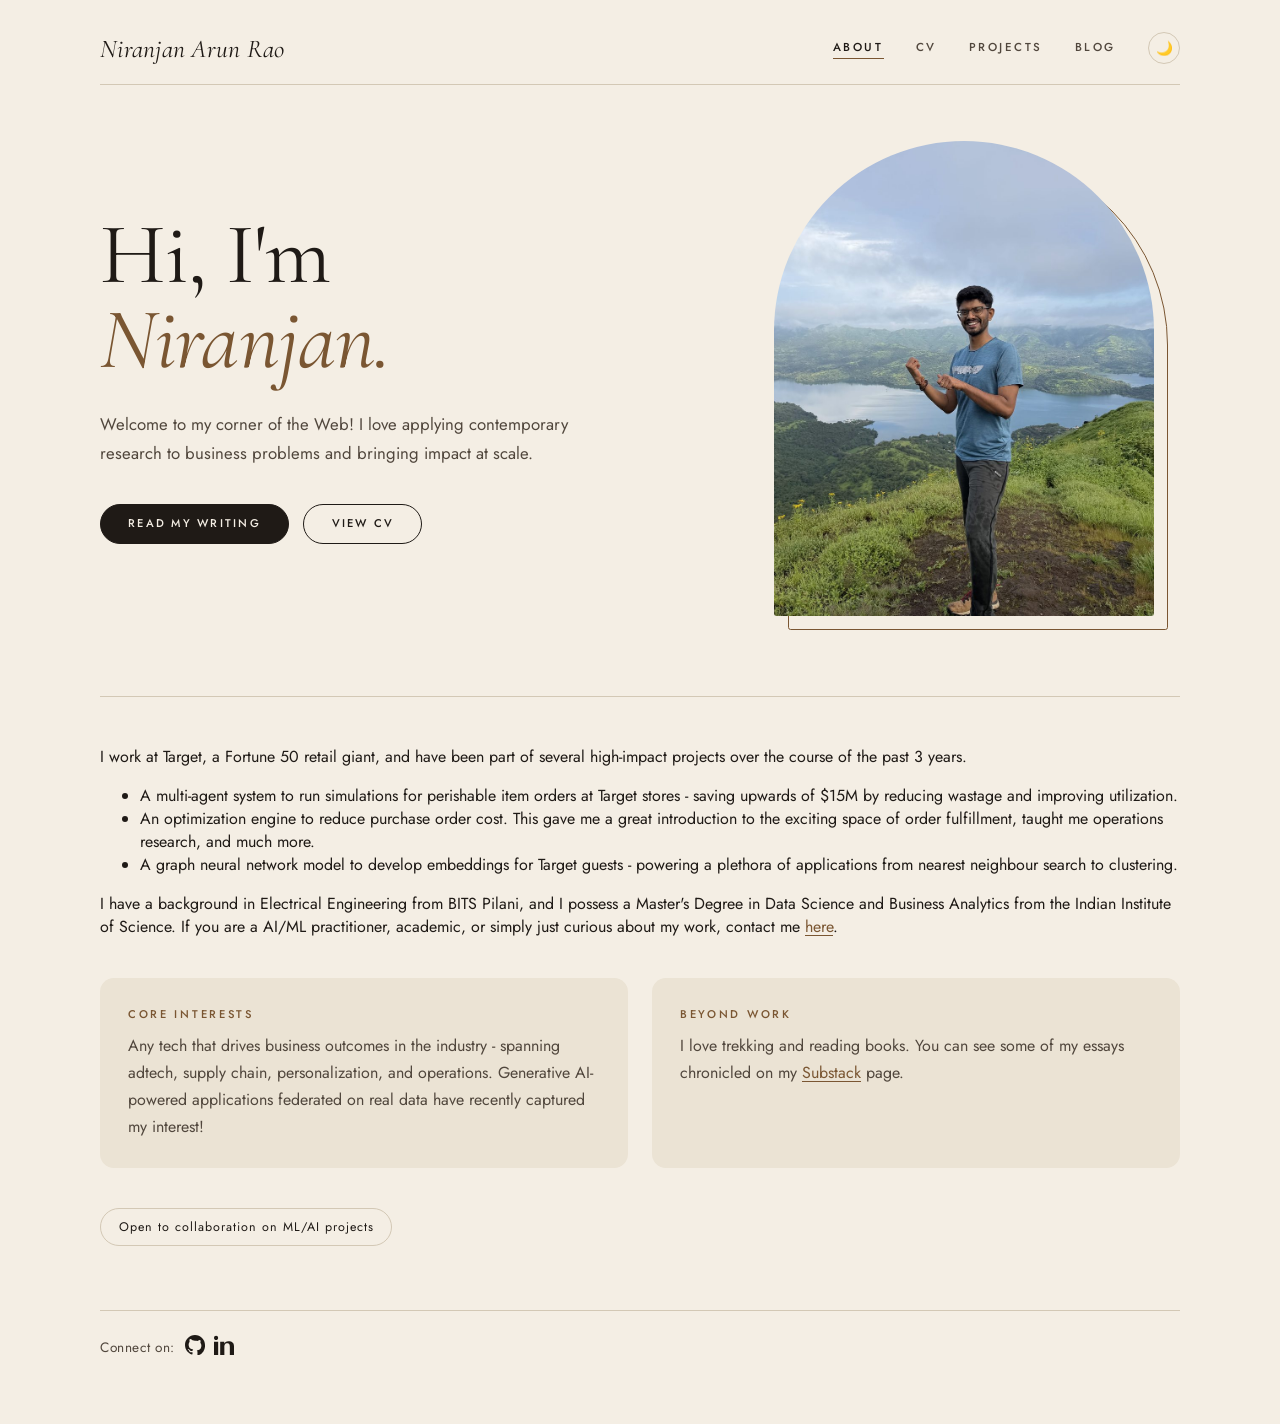
<file: index.html>
<!DOCTYPE html>
<html lang="en">
  <head>
    <meta charset="UTF-8" />
    <meta name="viewport" content="width=device-width, initial-scale=1.0" />
    <title>Niranjan | Portfolio</title>
    <meta
      name="description"
      content="Niranjan's professional portfolio featuring background, CV, and projects."
    />

    <link rel="icon" type="image/png" sizes="32x32" href="assets/favicon-32.png" />
    <link rel="icon" type="image/png" sizes="192x192" href="assets/favicon-192.png" />
    <link rel="icon" type="image/png" sizes="512x512" href="assets/favicon-512.png" />
    <link rel="apple-touch-icon" href="assets/apple-touch-icon.png" />

    <meta property="og:type" content="website" />
    <meta property="og:title" content="Niranjan Arun Rao | Portfolio" />
    <meta
      property="og:description"
      content="Niranjan's professional portfolio featuring background, CV, and projects."
    />
    <meta property="og:url" content="https://niranjanrao13.github.io/" />
    <meta property="og:image" content="https://niranjanrao13.github.io/assets/og-image.png" />
    <meta property="og:image:width" content="1200" />
    <meta property="og:image:height" content="630" />

    <meta name="twitter:card" content="summary_large_image" />
    <meta name="twitter:title" content="Niranjan Arun Rao | Portfolio" />
    <meta
      name="twitter:description"
      content="Niranjan's professional portfolio featuring background, CV, and projects."
    />
    <meta name="twitter:image" content="https://niranjanrao13.github.io/assets/og-image.png" />

    <link rel="preconnect" href="https://fonts.googleapis.com" />
    <link rel="preconnect" href="https://fonts.gstatic.com" crossorigin />
    <link
      href="https://fonts.googleapis.com/css2?family=Cormorant+Garamond:ital,wght@0,300;0,400;0,500;0,600;1,400;1,500&family=Jost:wght@300;400;500&family=Source+Serif+4:opsz,wght@8..60,400;8..60,600&display=swap"
      rel="stylesheet"
    />
    <link rel="stylesheet" href="/assets/theme.css?v=2" />
    <script>try{var t=localStorage.getItem("theme");if(t)document.documentElement.setAttribute("data-theme",t)}catch(e){}</script>
  </head>
  <body>
    <div class="page">
      <header class="topbar">
        <a class="wordmark" href="#about" data-goto="about">Niranjan Arun Rao</a>
        <nav class="tabs" aria-label="Primary">
          <button class="tab active" data-tab="about">About</button>
          <button class="tab" data-tab="cv">CV</button>
          <button class="tab" data-tab="projects">Projects</button>
          <a class="tab" data-tab="blog" href="#blog">Blog</a>
          <button id="themeToggle" class="theme-toggle" aria-pressed="false" title="Toggle color theme">🌙</button>
        </nav>
      </header>

      <main class="content">
          <article id="about" class="panel active">
            <section class="hero">
              <div class="hero-text">
                <!-- <p class="eyebrow">Data scientist &middot; Occasional writer</p> -->
                <h1 class="identity">Hi, I'm <em>Niranjan.</em></h1>
                <p class="lede">
                  Welcome to my corner of the Web! I love applying contemporary research to business problems and bringing impact at scale.
                </p>
                <div class="cta">
                  <a class="btn" href="#blog" data-goto="blog">Read my writing</a>
                  <a class="btn ghost" href="#cv" data-goto="cv">View CV</a>
                </div>
              </div>
              <figure class="portrait">
                <img src="assets/niranjan.jpg" width="900" height="1125" fetchpriority="high"
                  alt="Niranjan smiling on a green hilltop above a misty lake and mountains" />
              </figure>
            </section>

            <div class="about-body">
            <!-- <p style = "line-height: 1.6;"> -->
              I work at Target, a Fortune 50 retail giant, and have been part of several high-impact projects over the course of the past 3 years.
              <ul>
                <li>A multi-agent system to run simulations for perishable item orders at Target stores - saving upwards of $15M by reducing wastage and improving utilization.</li>
                <li>An optimization engine to reduce purchase order cost. This gave me a great introduction to the exciting space of order fulfillment, taught me operations research, and much more.</li>
                <li>A graph neural network model to develop embeddings for Target guests - powering a plethora of applications from nearest neighbour search to clustering.</li>
                <!-- <li>Must submit a resume</li> -->
              </ul>
              I have a background in Electrical Engineering from BITS Pilani, and I possess a Master's Degree in Data Science and Business Analytics from the Indian Institute of Science. If you are a AI/ML practitioner, academic, or simply just curious about my work, contact me <a href="mailto:niranjan.rao137@gmail.com">here</a>.

              <!-- <br>
              <br>
              <br>  -->
            </p>

            <div class="about-grid">
              <section class="card">
                <h3>Core Interests</h3>
                <p>
                  Any tech that drives business outcomes in the industry - spanning adtech, supply chain, personalization, and operations. Generative AI-powered applications federated on real data have recently captured my interest!
                </p>
              </section>
              <section class="card">
                <h3>Beyond Work</h3>
                <p>
                  I love trekking and reading books. You can see some of my essays chronicled on my <a href="https://niranjanrao13.substack.com" target="_blank" rel="noopener">Substack</a> page.
                </p>
              </section>
            </div>

            <span class="tagline">Open to collaboration on ML/AI projects</span>
            </div>
          </article>

          <article id="cv" class="panel">
            <h2 class="section-title">CV</h2>
            <p>
              The CV is embedded below. If your browser cannot render it,
              download the file using the link under the preview.
            </p>
            <object
              class="cv-frame"
              data="assets/docs/cv.pdf"
              type="application/pdf"
            >
              <p>
                CV preview is unavailable. Please place your file at
                <strong>assets/docs/cv.pdf</strong> and reload this page.
              </p>
            </object>
            <p class="cv-note">
              Download: <a href="assets/docs/cv.pdf" target="_blank" rel="noopener">CV PDF</a>
            </p>
          </article>

          <article id="projects" class="panel">
            <h2 class="section-title">Projects</h2>
            <ul class="project-list">
              <li class="project">
                <a
                  href="https://github.com/niranjanrao13/iPinYou-RTB"
                  target="_blank"
                  rel="noopener"
                >
                  Optimal Real-Time Bidding for Display Advertising
                </a>
                <p>
                  Benchmarking several bidding strategies to obtain the best possible way to maximize clicks while managing budgets on real advertising data from the iPinYou Display Advertising Challenge, 2013. 
                </p>
              </li>
              <li class="project">
                <a
                  href="https://github.com/niranjanrao13/Infrared-Image-Colorization-using-Deep-Neural-Networks"
                  target="_blank"
                  rel="noopener"
                >
                  Infrared Image Colorization using Deep Neural Networks
                </a>
                <p>
                  Colorization pipeline for near-infrared imagery.
                </p>
              </li>
              <li class="project">
                <a
                  href="https://github.com/niranjanrao13/DesigningDataIntensiveApplications-Notes"
                  target="_blank"
                  rel="noopener"
                >
                  System Design Notes 
                </a>
                <p>
                  A collection of chapterwise notes on Martin Kleppmann's legendary book on system design - Designing Data-Intensive Applications, 3 ed.
                </p>
              </li>
              <li class="project">
                <a
                  href="https://github.com/niranjanrao13/MLSystemDesign-Solved"
                  target="_blank"
                  rel="noopener"
                >
                  ML System Design: Solved Cases
                </a>
                <p>
                  Practical architecture walkthroughs for systems such as
                  reverse image search and PMYK (People You May Know on LinkedIn)
                </p>
              </li>
              <li class="project">
                <a
                  href="https://github.com/niranjanrao13/AlphaEarthEmbeddings"
                  target="_blank"
                  rel="noopener"
                >
                  AlphaEarth Embeddings for Geospatial Analysis
                </a>
                <p>
                  Exploration of embedding aggregation workflows for geospatial
                  datasets and downstream analysis.
                </p>
              </li>
            </ul>
          </article>

          <article id="blog" class="panel">
            <h2 class="section-title">Blog</h2>
            <p class="post-empty" id="postLoading">Loading posts from Medium…</p>
            <ul class="post-list" id="postList"></ul>
            <p class="post-empty" id="postEmpty" hidden>
              Couldn't load posts right now. You can read them directly on
              <a id="mediumProfile" href="#" target="_blank" rel="noopener">Medium</a>.
            </p>
            <p class="post-empty" id="postMore" hidden>
              More on <a id="mediumProfile2" href="#" target="_blank" rel="noopener">Medium</a>.
            </p>
          </article>

          <footer>
            <div style="display:inline-flex;gap:0.6rem;align-items:center;">
              <span>Connect on:</span>
              <a href="https://github.com/niranjanrao13" target="_blank" rel="noopener" aria-label="GitHub" title="GitHub">
                <svg width="20" height="20" viewBox="0 0 16 16" fill="currentColor" xmlns="http://www.w3.org/2000/svg" aria-hidden="true"><path d="M8 0C3.58 0 0 3.58 0 8c0 3.54 2.29 6.53 5.47 7.59.4.07.55-.17.55-.38 0-.19-.01-.82-.01-1.49-2.01.37-2.53-.49-2.69-.94-.09-.23-.48-.94-.82-1.13-.28-.15-.68-.52-.01-.53.63-.01 1.08.58 1.23.82.72 1.21 1.87.87 2.33.66.07-.52.28-.87.51-1.07-1.78-.2-3.64-.89-3.64-3.95 0-.87.31-1.59.82-2.15-.08-.2-.36-1.02.08-2.12 0 0 .67-.21 2.2.82A7.65 7.65 0 018 4.58c.68.003 1.36.092 2 .27 1.53-1.04 2.2-.82 2.2-.82.44 1.1.16 1.92.08 2.12.51.56.82 1.27.82 2.15 0 3.07-1.87 3.75-3.65 3.95.29.25.54.73.54 1.48 0 1.07-.01 1.93-.01 2.2 0 .21.15.46.55.38A8.013 8.013 0 0016 8c0-4.42-3.58-8-8-8z"/></svg>
              </a>
              <a href="https://linkedin.com/in/niranjan-arun-rao" target="_blank" rel="noopener" aria-label="LinkedIn" title="LinkedIn">
                <svg width="20" height="20" viewBox="0 0 24 24" fill="currentColor" xmlns="http://www.w3.org/2000/svg" aria-hidden="true"><path d="M4.98 3.5C4.98 4.88 3.88 6 2.5 6S0 4.88 0 3.5 1.1 1 2.5 1 4.98 2.12 4.98 3.5zM0 8h5v16H0V8zm7.5 0h4.8v2.2h.07c.67-1.27 2.3-2.6 4.73-2.6C22.2 7.6 24 9.9 24 13.9V24h-5V14.8c0-2.2-.04-5-3.05-5-3.05 0-3.52 2.39-3.52 4.85V24h-5V8z"/></svg>
              </a>
            </div>
          </footer>
      </main>
    </div>

    <script src="assets/medium.js"></script>
    <script>
      const tabs = document.querySelectorAll(".tab");
      const panels = document.querySelectorAll(".panel");

      function showTab(tabId) {
        tabs.forEach((tab) => {
          tab.classList.toggle("active", tab.dataset.tab === tabId);
        });

        panels.forEach((panel) => {
          panel.classList.toggle("active", panel.id === tabId);
        });
      }

      document.querySelectorAll("[data-goto]").forEach((el) => {
        el.addEventListener("click", (e) => {
          e.preventDefault();
          showTab(el.dataset.goto);
          history.replaceState(null, "", `#${el.dataset.goto}`);
          window.scrollTo({ top: 0, behavior: "smooth" });
        });
      });

      tabs.forEach((tab) => {
        tab.addEventListener("click", (e) => {
          e.preventDefault();
          showTab(tab.dataset.tab);
          history.replaceState(null, "", `#${tab.dataset.tab}`);
        });
      });

      const initial = window.location.hash.replace("#", "");
      if (initial && ["about", "cv", "projects", "blog"].includes(initial)) {
        showTab(initial);
      }

      // Theme toggle
      const themeToggle = document.getElementById("themeToggle");
      function applyTheme(t) {
        document.documentElement.setAttribute("data-theme", t);
        localStorage.setItem("theme", t);
        themeToggle.textContent = t === "dark" ? "☀️" : "🌙";
        themeToggle.setAttribute("aria-pressed", t === "dark");
      }

      const savedTheme = localStorage.getItem("theme") ||
        (window.matchMedia && window.matchMedia("(prefers-color-scheme: dark)").matches ? "dark" : "light");
      applyTheme(savedTheme);

      themeToggle.addEventListener("click", () => {
        const next = document.documentElement.getAttribute("data-theme") === "dark" ? "light" : "dark";
        applyTheme(next);
      });

      function escapeHtml(str) {
        return str.replace(
          /[&<>"']/g,
          (c) =>
            ({ "&": "&amp;", "<": "&lt;", ">": "&gt;", '"': "&quot;", "'": "&#39;" }[c])
        );
      }

      document.getElementById("mediumProfile").href = Medium.PROFILE_URL;
      document.getElementById("mediumProfile2").href = Medium.PROFILE_URL;

      Medium.loadPosts()
        .then((posts) => {
          const list = document.getElementById("postList");
          document.getElementById("postLoading").hidden = true;
          if (posts.length === 0) {
            document.getElementById("postEmpty").hidden = false;
            return;
          }
          posts.forEach((post) => {
            const li = document.createElement("li");
            li.className = "post";
            const tags = post.categories
              .slice(0, 3)
              .map(escapeHtml)
              .join(" · ");
            li.innerHTML = `
              <a class="post-link" href="blog/post.html?id=${encodeURIComponent(post.id)}">
                ${post.thumbnail ? `<img class="post-thumb" src="${escapeHtml(post.thumbnail)}" alt="" loading="lazy" />` : ""}
                <span class="post-body">
                  <span class="post-title">${escapeHtml(post.title)}</span>
                  <p>${escapeHtml(post.excerpt)}</p>
                  <span class="post-meta">${Medium.formatDate(post.date)} · ${post.readMins} min read${tags ? `<span class="post-tags">· ${tags}</span>` : ""}</span>
                </span>
              </a>
            `;
            list.appendChild(li);
          });
          document.getElementById("postMore").hidden = false;
        })
        .catch(() => {
          document.getElementById("postLoading").hidden = true;
          document.getElementById("postEmpty").hidden = false;
        });
    </script>
  </body>
</html>
</file>
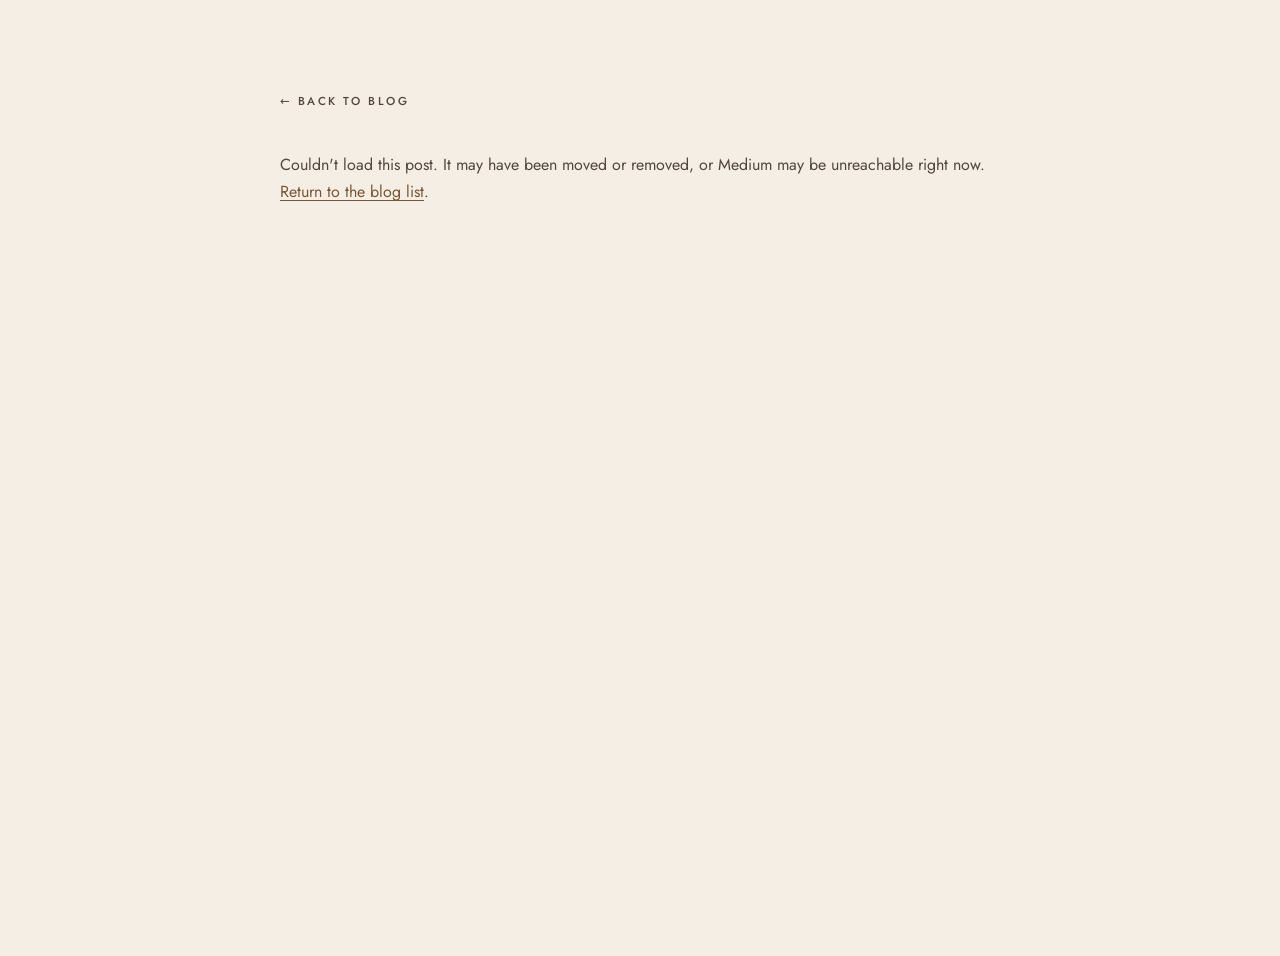
<file: blog/post.html>
<!DOCTYPE html>
<html lang="en">
  <head>
    <meta charset="UTF-8" />
    <meta name="viewport" content="width=device-width, initial-scale=1.0" />
    <title>Blog | Niranjan</title>
    <meta name="description" content="An article by Niranjan, originally published on Medium." />

    <link rel="icon" type="image/png" sizes="32x32" href="../assets/favicon-32.png" />
    <link rel="icon" type="image/png" sizes="192x192" href="../assets/favicon-192.png" />
    <link rel="apple-touch-icon" href="../assets/apple-touch-icon.png" />

    <link rel="preconnect" href="https://fonts.googleapis.com" />
    <link rel="preconnect" href="https://fonts.gstatic.com" crossorigin />
    <link
      href="https://fonts.googleapis.com/css2?family=Cormorant+Garamond:ital,wght@0,300;0,400;0,500;0,600;1,400;1,500&family=Jost:wght@300;400;500&family=Source+Serif+4:opsz,wght@8..60,400;8..60,600&display=swap"
      rel="stylesheet"
    />
    <script>try{var t=localStorage.getItem("theme");if(t)document.documentElement.setAttribute("data-theme",t)}catch(e){}</script>
    <link rel="stylesheet" href="../assets/theme.css" />
    <style>
      .page {
        width: min(720px, 92vw);
        margin: 3.5rem auto 5rem;
      }

      .back-link {
        display: inline-block;
        font-size: 0.72rem;
        font-weight: 500;
        letter-spacing: 0.22em;
        text-transform: uppercase;
        text-decoration: none;
        color: var(--muted);
      }

      .back-link:hover {
        color: var(--accent);
      }

      .article-header {
        margin-top: 2.5rem;
        padding-bottom: 1.75rem;
        border-bottom: 1px solid var(--line);
      }

      .article-title {
        margin: 0;
        font-size: clamp(2.4rem, 6vw, 3.6rem);
        font-weight: 400;
        line-height: 1.05;
      }

      .article-subtitle {
        margin: 1rem 0 0;
        font-size: 1.2rem;
        color: var(--muted);
        line-height: 1.5;
      }

      .byline {
        margin-top: 1.5rem;
        font-size: 0.85rem;
        color: var(--muted);
      }

      .prose {
        margin-top: 2.5rem;
      }

      .not-found {
        margin-top: 2.5rem;
      }

      .tags {
        display: flex;
        flex-wrap: wrap;
        gap: 0.5rem;
        margin-top: 1rem;
      }

      .tag {
        font-size: 0.75rem;
        font-weight: 500;
        padding: 0.2rem 0.7rem;
        border: 1px solid var(--line);
        border-radius: 999px;
        color: var(--muted);
      }

      .source-note {
        margin-top: 3rem;
        padding-top: 1.5rem;
        border-top: 1px solid var(--line);
        font-size: 0.95rem;
      }

      .loading {
        margin-top: 2.5rem;
        color: var(--muted);
      }
    </style>
  </head>
  <body>
    <div class="page">
      <a class="back-link" href="../index.html#blog">&larr; Back to blog</a>

      <p class="loading" id="loading">Loading from Medium…</p>

      <p class="not-found" id="notFound" hidden>
        Couldn't load this post. It may have been moved or removed, or Medium
        may be unreachable right now.
        <a href="../index.html#blog">Return to the blog list</a>.
      </p>

      <article id="article" hidden>
        <header class="article-header">
          <h1 class="article-title" id="articleTitle"></h1>
          <p class="article-subtitle" id="articleSubtitle" hidden></p>
          <div class="byline" id="articleByline"></div>
          <div class="tags" id="articleTags"></div>
        </header>
        <div class="prose" id="articleBody"></div>
        <p class="source-note">
          Originally published on
          <a id="mediumLink" href="#" target="_blank" rel="noopener">Medium</a>.
        </p>
      </article>
    </div>

    <script src="../assets/medium.js"></script>
    <script>
      const id = new URLSearchParams(window.location.search).get("id");
      const loading = document.getElementById("loading");
      const notFound = document.getElementById("notFound");

      function fail() {
        loading.hidden = true;
        notFound.hidden = false;
      }

      if (!id) {
        fail();
      } else {
        Medium.loadPosts()
          .then((posts) => {
            const post = posts.find((p) => p.id === id);
            if (!post) return fail();

            document.title = `${post.title} | Niranjan`;
            document.getElementById("articleTitle").textContent = post.title;
            document.getElementById("articleByline").textContent =
              `Niranjan Arun Rao · ${Medium.formatDate(post.date, "long")} · ${post.readMins} min read`;

            const tags = document.getElementById("articleTags");
            post.categories.slice(0, 5).forEach((c) => {
              const el = document.createElement("span");
              el.className = "tag";
              el.textContent = c;
              tags.appendChild(el);
            });

            document.getElementById("articleBody").innerHTML =
              Medium.sanitize(post.content, post.title);
            document.getElementById("mediumLink").href = post.link;

            loading.hidden = true;
            document.getElementById("article").hidden = false;
          })
          .catch(fail);
      }
    </script>
  </body>
</html>
</file>
<file: assets/theme.css>
/* Light beige · sleek & simple. Shared by index.html and blog/post.html */
:root {
  color-scheme: light dark;
  --bg: #f4eee4;
  --surface: #ebe3d4;
  --ink: #1f1a16;      /* was #2e2a25 */
  --muted: #51473d;    /* was #7a6f62 */
  --line: #d3c8b5;     /* was #d9cfbe */
  --accent: #7a5632;   /* was #9a7b5f */
  --cv-frame-bg: #fbf8f2;
  --serif: "Cormorant Garamond", Georgia, serif;
  --sans: "Jost", system-ui, sans-serif;
}

:root[data-theme="dark"] {
  --bg: #1f1b17; --surface: #2a251f; --ink: #efe8dc; --muted: #a99d8c;
  --line: #3a342d; --accent: #c9a47e; --cv-frame-bg: #26211c;
}

@media (prefers-color-scheme: dark) {
  :root:not([data-theme="light"]) {
    --bg: #1f1b17; --surface: #2a251f; --ink: #efe8dc; --muted: #a99d8c;
    --line: #3a342d; --accent: #c9a47e; --cv-frame-bg: #26211c;
  }
}

* { box-sizing: border-box; }

body {
  margin: 0;
  min-height: 100vh;
  font-family: var(--sans);
  font-weight: 400;
  color: var(--ink);
  background: var(--bg);
  transition: background-color 0.2s ease, color 0.2s ease;
}

h1, h2, h3 { font-family: var(--serif); font-weight: 500; }
p { line-height: 1.7; color: var(--muted); }
a { color: var(--accent); text-underline-offset: 0.2em; }

/* ---------- Layout ---------- */
.page { width: min(1080px, 90vw); margin: 0 auto; padding: 2rem 0 4rem; }

.topbar {
  display: flex; align-items: center; justify-content: space-between;
  flex-wrap: wrap; gap: 1rem 2rem;
  padding-bottom: 1.25rem; border-bottom: 1px solid var(--line);
}

.wordmark {
  font-family: var(--serif); font-style: italic; font-size: 1.6rem;
  color: var(--ink); text-decoration: none; letter-spacing: 0.01em;
}

.tabs { display: flex; align-items: center; gap: 2rem; flex-wrap: wrap; }

.tab {
  border: none; background: none; padding: 0.3rem 0;
  border-bottom: 1px solid transparent;
  color: var(--muted); font: 500 0.72rem/1 var(--sans);
  letter-spacing: 0.22em; text-transform: uppercase; text-decoration: none;
  cursor: pointer; transition: color 0.15s ease, border-color 0.15s ease;
}
.tab:hover { color: var(--ink); }
.tab.active { color: var(--ink); border-bottom-color: var(--accent); }

.theme-toggle {
  background: none; border: 1px solid var(--line); border-radius: 50%;
  width: 2rem; height: 2rem; cursor: pointer; font-size: 0.85rem;
  display: inline-flex; align-items: center; justify-content: center;
  color: var(--ink);
}
.theme-toggle:hover { border-color: var(--accent); }

.content { padding-top: 3.5rem; }
.panel { display: none; animation: rise 0.4s ease; }
.panel.active { display: block; }
@keyframes rise { from { opacity: 0; transform: translateY(8px); } to { opacity: 1; transform: none; } }

h2.section-title { margin: 0 0 0.5rem; font-size: clamp(2rem, 4vw, 2.8rem); font-weight: 400; }

/* ---------- Hero ---------- */
.hero { display: grid; grid-template-columns: 1.15fr 0.85fr; gap: 4rem; align-items: center; }

.eyebrow {
  margin: 0 0 1.5rem; font-size: 0.72rem; font-weight: 500;
  letter-spacing: 0.26em; text-transform: uppercase; color: var(--accent);
}

.identity {
  margin: 0; font-size: clamp(3rem, 7.5vw, 5.4rem);
  line-height: 0.98; font-weight: 400; letter-spacing: -0.01em;
}
.identity em { display: block; font-style: italic; color: var(--accent); }

.lede { margin: 1.75rem 0 0; max-width: 32rem; font-size: 1.05rem; font-weight: 400; }

.cta { margin-top: 2.25rem; display: flex; gap: 0.9rem; flex-wrap: wrap; }

.btn {
  display: inline-block; padding: 0.85rem 1.7rem; border-radius: 999px;
  border: 1px solid var(--ink); background: var(--ink); color: var(--bg);
  font: 500 0.7rem/1 var(--sans); letter-spacing: 0.2em; text-transform: uppercase;
  text-decoration: none; transition: all 0.15s ease;
}
.btn:hover { background: var(--accent); border-color: var(--accent); }
.btn.ghost { background: transparent; color: var(--ink); }
.btn.ghost:hover { background: var(--ink); border-color: var(--ink); color: var(--bg); }

.portrait { position: relative; margin: 0; max-width: 380px; justify-self: center; width: 100%; }
.portrait::after {
  content: ""; position: absolute; inset: 0; z-index: 0;
  border: 1px solid var(--accent); border-radius: 999px 999px 14px 14px;
  transform: translate(14px, 14px);
}
.portrait img {
  position: relative; z-index: 1; display: block; width: 100%; height: auto;
  aspect-ratio: 4 / 5; object-fit: cover;
  border-radius: 999px 999px 14px 14px; background: var(--surface);
}

/* ---------- About ---------- */
.about-body { margin-top: 5rem; padding-top: 3rem; border-top: 1px solid var(--line); }
.about-body > p { max-width: 46rem; font-size: 1.02rem; font-weight: 400; }

.about-grid { margin-top: 2.5rem; display: grid; grid-template-columns: 1fr 1fr; gap: 1.5rem; }

.card { background: var(--surface); border-radius: 14px; padding: 1.75rem; }
.card h3 {
  margin: 0 0 0.6rem; font-family: var(--sans); font-size: 0.7rem; font-weight: 500;
  letter-spacing: 0.24em; text-transform: uppercase; color: var(--accent);
}
.card p { margin: 0; font-weight: 400; }

.tagline {
  margin-top: 2.5rem; display: inline-block; padding: 0.55rem 1.1rem;
  border: 1px solid var(--line); border-radius: 999px; color: var(--ink);
  font-size: 0.78rem; letter-spacing: 0.08em;
}

/* ---------- CV ---------- */
.cv-frame {
  margin-top: 1.25rem; width: 100%; min-height: 72vh;
  border: 1px solid var(--line); border-radius: 12px; background: var(--cv-frame-bg);
}
.cv-note { margin-top: 0.9rem; font-size: 0.95rem; }

/* ---------- Projects & posts ---------- */
.project-list, .post-list {
  margin: 2rem 0 0; padding: 0; list-style: none; display: flex; flex-direction: column;
}
.project, .post { border-top: 1px solid var(--line); padding: 1.6rem 0; }
.project:last-child, .post:last-child { border-bottom: 1px solid var(--line); }

.project a {
  color: var(--ink); text-decoration: none;
  font-family: var(--serif); font-weight: 500; font-size: 1.5rem; line-height: 1.2;
}
.project a:hover { color: var(--accent); }
.project p, .post p { margin: 0.5rem 0 0; font-weight: 400; }

.post-link { display: flex; gap: 1.5rem; align-items: flex-start; text-decoration: none !important; }
.post-thumb {
  flex: 0 0 170px; width: 170px; height: 115px; object-fit: cover;
  border-radius: 10px; background: var(--surface);
}
.post-body { min-width: 0; }
.post-title { color: var(--ink); font-family: var(--serif); font-weight: 500; font-size: 1.5rem; line-height: 1.2; }
.post-link:hover .post-title { color: var(--accent); }
.post-meta { display: block; margin-top: 0.7rem; font-size: 0.78rem; letter-spacing: 0.06em; color: var(--muted); }
.post-tags { margin-left: 0.4rem; }
.post-empty { margin-top: 1.5rem; }

footer {
  margin-top: 4rem; padding-top: 1.5rem; border-top: 1px solid var(--line);
  color: var(--muted); font-size: 0.85rem; letter-spacing: 0.04em;
}
footer a { color: var(--ink); }

@media (max-width: 760px) {
  .hero { grid-template-columns: 1fr; gap: 3rem; }
  .portrait { max-width: 300px; }
  .about-grid { grid-template-columns: 1fr; }
  .cv-frame { min-height: 64vh; }
  .post-link { flex-direction: column; gap: 1rem; }
  .post-thumb { width: 100%; height: 190px; flex-basis: auto; }
  .tabs { gap: 1.25rem; }
}

/* Shared long-form article typography — used by the blog reader and editor
   so what you write matches what readers see. */
.prose {
  font-family: "Source Serif 4", Georgia, serif;
  font-size: 1.18rem;
  line-height: 1.75;
  color: var(--ink);
}

.prose p {
  color: var(--ink);
  margin: 0 0 1.3rem;
}

.prose h2 {
  font-size: 1.6rem;
  margin: 2.2rem 0 1rem;
}

.prose h3 {
  font-size: 1.3rem;
  margin: 1.8rem 0 0.9rem;
}

.prose blockquote {
  margin: 1.75rem 0;
  padding-left: 1.25rem;
  border-left: 3px solid var(--accent);
  font-family: var(--serif);
  font-style: italic;
  font-size: 1.5rem;
  color: var(--ink);
}

.prose ul,
.prose ol {
  margin: 0 0 1.3rem 1.4rem;
  padding: 0;
  color: var(--ink);
}

.prose li {
  margin-bottom: 0.5rem;
}

.prose img {
  max-width: 100%;
  border-radius: 6px;
  margin: 1.75rem 0;
  display: block;
}

.prose pre {
  background: color-mix(in srgb, var(--ink) 6%, transparent);
  padding: 1rem 1.1rem;
  border-radius: 6px;
  overflow-x: auto;
  font-family: "SFMono-Regular", Consolas, monospace;
  font-size: 0.92rem;
  line-height: 1.5;
  margin: 1.5rem 0;
}

.prose code {
  font-family: "SFMono-Regular", Consolas, monospace;
}

.prose hr {
  border: 0;
  margin: 2.5rem 0;
  text-align: center;
}

.prose hr::after {
  content: "\00b7\00b7\00b7";
  letter-spacing: 0.6em;
  color: var(--accent);
  font-size: 1.1rem;
}

.prose a {
  text-decoration: underline;
}

.prose figure {
  margin: 1.75rem 0;
}

.prose figure img {
  margin: 0 auto;
}

.prose figcaption {
  margin-top: 0.6rem;
  text-align: center;
  font-family: var(--sans);
  font-size: 0.85rem;
  color: var(--muted);
}

.prose :not(pre) > code {
  background: color-mix(in srgb, var(--ink) 8%, transparent);
  padding: 0.1em 0.35em;
  border-radius: 4px;
  font-size: 0.88em;
}

.prose h4 {
  font-family: var(--serif);
  font-size: 1.1rem;
  margin: 1.5rem 0 0.75rem;
}

.prose table {
  display: block;
  overflow-x: auto;
  border-collapse: collapse;
  margin: 1.5rem 0;
  font-size: 1rem;
}

.prose th,
.prose td {
  border: 1px solid var(--line);
  padding: 0.5rem 0.75rem;
  text-align: left;
}
</file>
